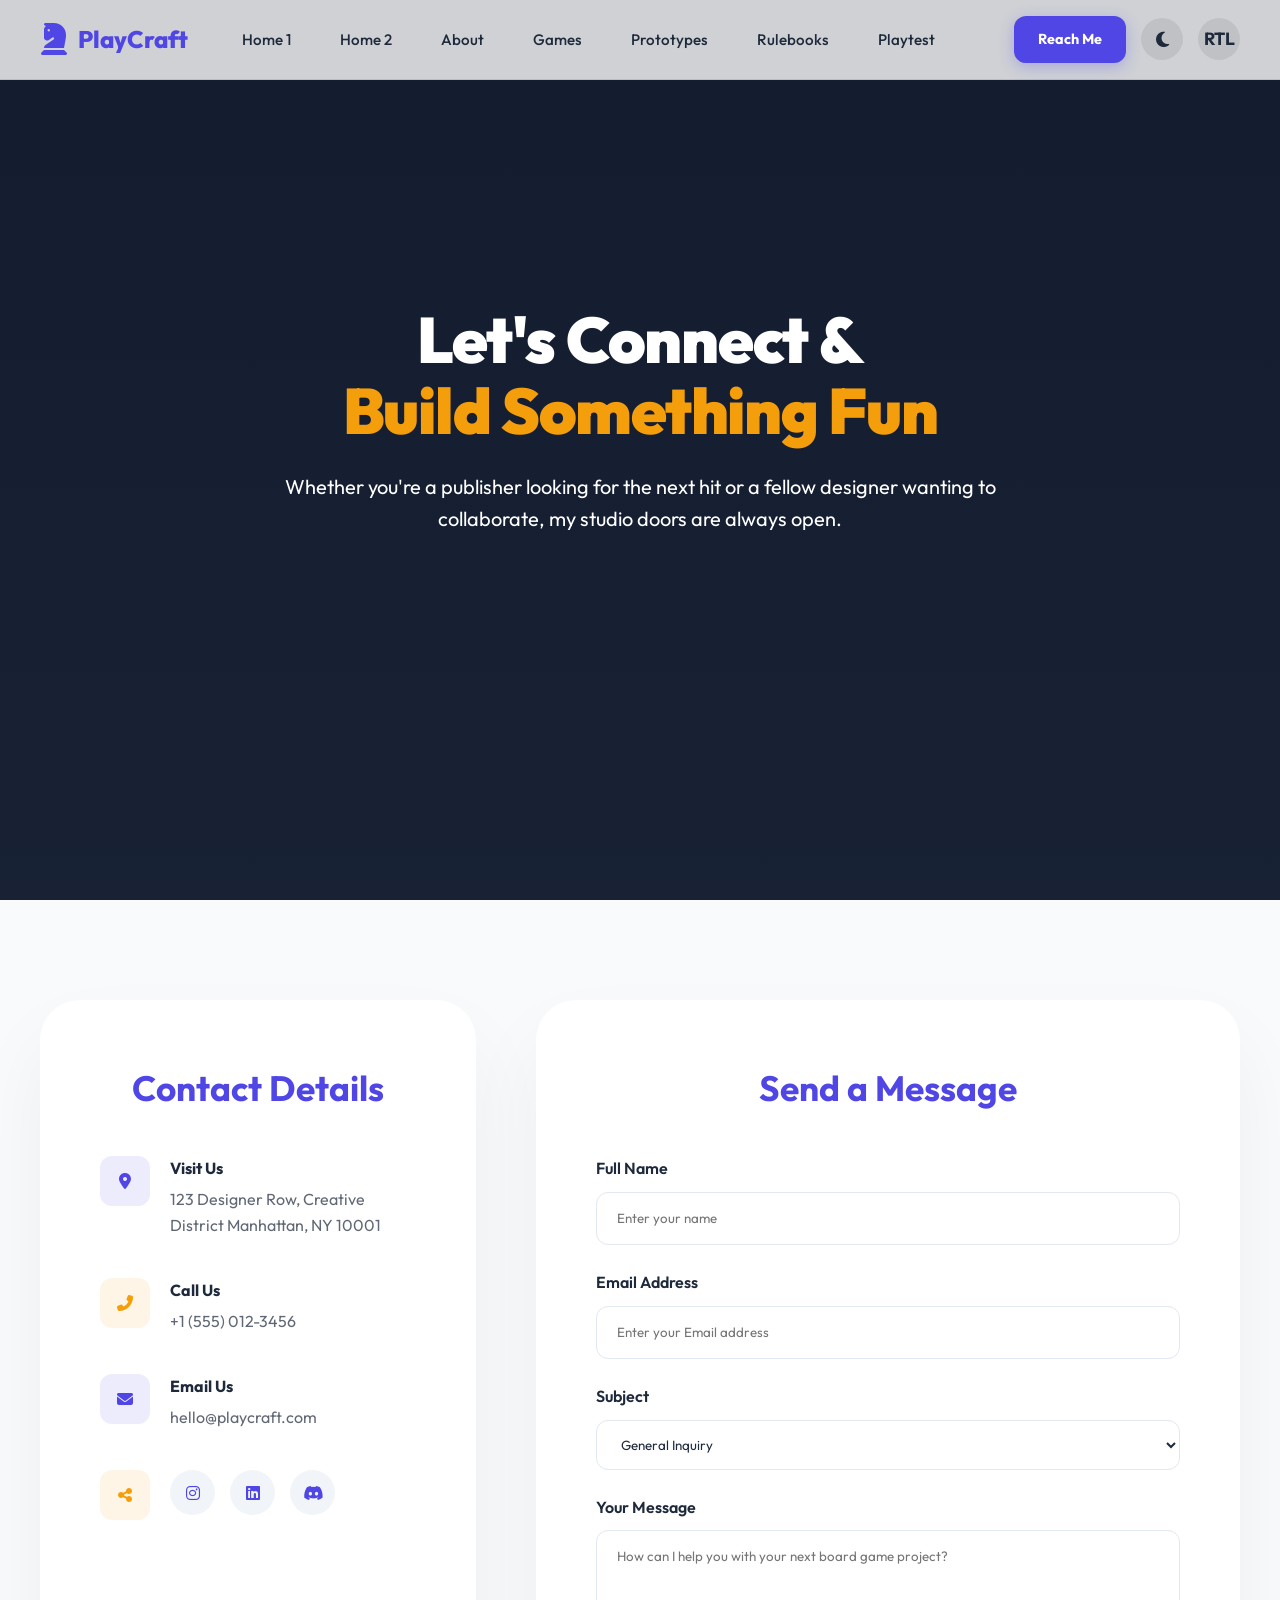
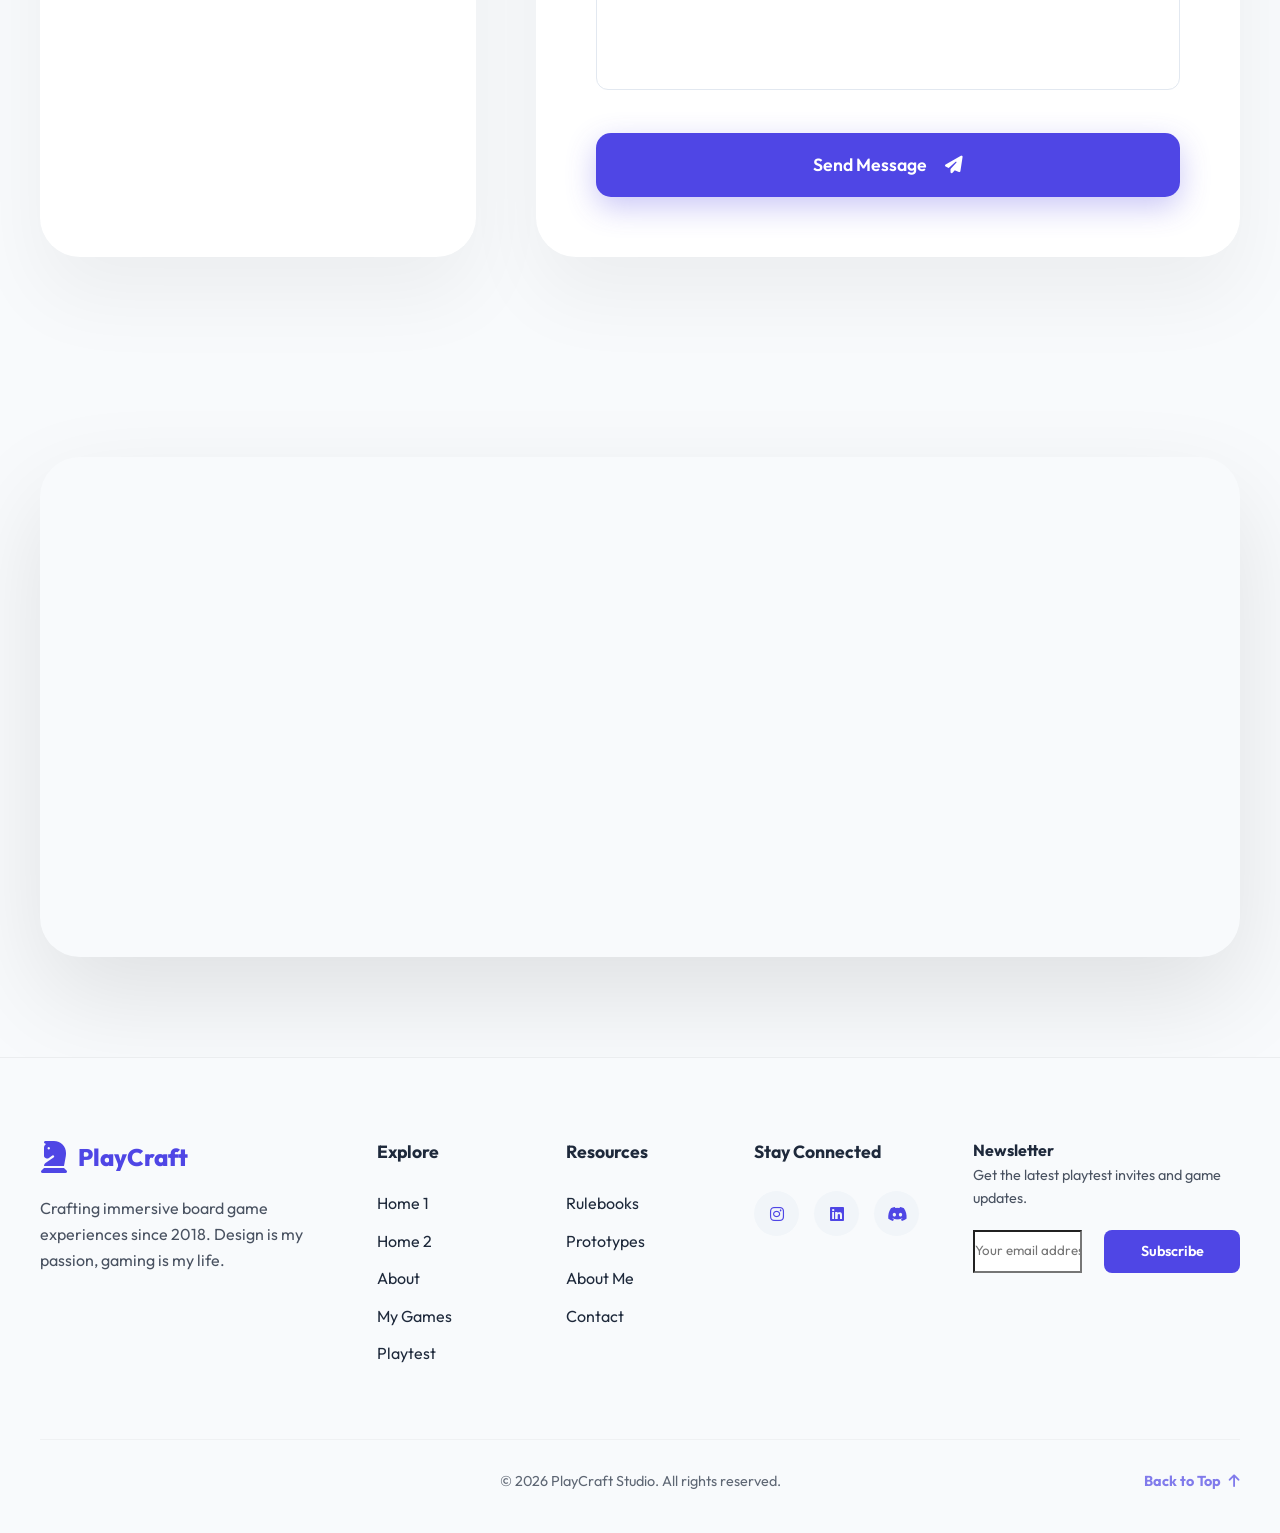
<file: contact.html>
<!DOCTYPE html>
<html lang="en">

<head>
    <meta charset="UTF-8">
    <link rel="icon" type="image/png" href="favicon.png">
    <meta name="viewport" content="width=device-width, initial-scale=1.0">
    <title>Contact | PlayCraft - Let's Design the Future</title>
    <link rel="stylesheet" href="style.css">
    <link
        href="https://fonts.googleapis.com/css2?family=Outfit:wght@300;400;500;600;700;800;900&display=swap"
        rel="stylesheet">
    <link rel="stylesheet" href="https://cdnjs.cloudflare.com/ajax/libs/font-awesome/6.4.0/css/all.min.css">
</head>

<body>

    <!-- Header -->
    <header>
        <div class="header-container">
            <a href="index.html" class="logo">
                <i class="fas fa-chess-knight"></i>
                <span>PlayCraft</span>
            </a>
            <nav id="main-nav">
                <ul>
                    <li><a href="index.html">Home 1</a></li>
                    <li><a href="home2.html">Home 2</a></li>
                    <li><a href="about.html">About</a></li>
                    <li><a href="games.html">Games</a></li>
                    <li><a href="prototypes.html">Prototypes</a></li>
                    <li><a href="rulebooks.html">Rulebooks</a></li>
                    <li><a href="playtest.html">Playtest</a></li>
                    <li><a href="contact.html" class="btn btn-primary reach-me-btn active mobile-only">Reach Me</a></li>
                </ul>
            </nav>
            <div class="header-actions">
                <a href="contact.html" class="btn btn-primary reach-me-btn active desktop-only">Reach Me</a>
                <button class="toggle-btn" id="theme-toggle"><i class="fas fa-moon"></i></button>
                <button class="toggle-btn" id="rtl-toggle">RTL</button>
                <i class="fas fa-bars hamburger" id="hamburger"></i>
            </div>
        </div>
    </header>

    <main>
        <!-- 1. Hero Section -->
        <section class="hero"
            style="background-image: url('https://images.unsplash.com/photo-1523966211575-eb4a01e7dd51?auto=format&fit=crop&q=80&w=1920');">
            <div class="hero-overlay"></div>
            <div class="container hero-container">
                <div class="hero-content">
                    <h1 class="hero-title animate-up">Let's Connect & <br><span style="color: var(--secondary);">Build
                            Something Fun</span></h1>
                    <p class="hero-description animate-up" style="animation-delay: 0.2s;">Whether you're a publisher
                        looking for the next hit or a fellow designer wanting to collaborate, my studio doors are always
                        open.</p>
                </div>
            </div>
        </section>

        <!-- 2. Contact Information & Form Section -->
        <section id="contact-main" style="padding: 100px 0; background: #f8fafc;">
            <div class="container">
                <div class="contact-grid">
                    <!-- Contact Details (Left) -->
                    <div class="contact-info reveal-left">
                        <h2 style="font-size: 2.2rem; color: var(--primary); margin-bottom: 40px; text-align: center;">
                            Contact Details</h2>

                        <div style="display: flex; gap: 20px; align-items: flex-start; margin-bottom: 40px;">
                            <div
                                style="width: 50px; height: 50px; background: rgba(79, 70, 229, 0.1); border-radius: 12px; display: flex; align-items: center; justify-content: center; color: var(--primary); flex-shrink: 0;">
                                <i class="fas fa-map-marker-alt"></i>
                            </div>
                            <div>
                                <h4 style="margin-bottom: 5px;">Visit Us</h4>
                                <p style="opacity: 0.7;">123 Designer Row, Creative District Manhattan, NY 10001</p>
                            </div>
                        </div>

                        <div style="display: flex; gap: 20px; align-items: flex-start; margin-bottom: 40px;">
                            <div
                                style="width: 50px; height: 50px; background: rgba(245, 158, 11, 0.1); border-radius: 12px; display: flex; align-items: center; justify-content: center; color: var(--secondary); flex-shrink: 0;">
                                <i class="fas fa-phone-alt"></i>
                            </div>
                            <div>
                                <h4 style="margin-bottom: 5px;">Call Us</h4>
                                <p style="opacity: 0.7;">+1 (555) 012-3456</p>
                            </div>
                        </div>

                        <div style="display: flex; gap: 20px; align-items: flex-start; margin-bottom: 40px;">
                            <div
                                style="width: 50px; height: 50px; background: rgba(79, 70, 229, 0.1); border-radius: 12px; display: flex; align-items: center; justify-content: center; color: var(--primary); flex-shrink: 0;">
                                <i class="fas fa-envelope"></i>
                            </div>
                            <div>
                                <h4 style="margin-bottom: 5px;">Email Us</h4>
                                <p style="opacity: 0.7;">hello@playcraft.com</p>
                            </div>
                        </div>

                        <div style="display: flex; gap: 20px; align-items: flex-start;">
                            <div
                                style="width: 50px; height: 50px; background: rgba(245, 158, 11, 0.1); border-radius: 12px; display: flex; align-items: center; justify-content: center; color: var(--secondary); flex-shrink: 0;">
                                <i class="fas fa-share-alt"></i>
                            </div>
                            <div class="social-icons" style="display: flex; gap: 15px;">
                                <a href="#" class="social-icon"><i class="fab fa-instagram"></i></a>
                                <a href="#" class="social-icon"><i class="fab fa-linkedin"></i></a>
                                <a href="#" class="social-icon"><i class="fab fa-discord"></i></a>
                            </div>
                        </div>
                    </div>

                    <!-- Contact Form (Right) -->
                    <div class="form-card skew-in">
                        <h2 style="font-size: 2.2rem; color: var(--primary); margin-bottom: 40px; text-align: center;">
                            Send a Message</h2>
                        <form id="contact-form">
                            <div style="display: grid; grid-template-columns: 1fr; gap: 25px; margin-bottom: 25px;">
                                <div>
                                    <label style="display: block; margin-bottom: 10px; font-weight: 600;">Full
                                        Name</label>
                                    <input type="text" placeholder="Enter your name" required
                                        style="width: 100%; padding: 15px 20px; border-radius: 12px; border: 1px solid #e2e8f0; font-family: inherit;">
                                </div>
                                <div>
                                    <label style="display: block; margin-bottom: 10px; font-weight: 600;">Email
                                        Address</label>
                                    <input type="email" placeholder="Enter your Email address" required
                                        style="width: 100%; padding: 15px 20px; border-radius: 12px; border: 1px solid #e2e8f0; font-family: inherit;">
                                </div>
                            </div>

                            <div style="margin-bottom: 25px;">
                                <label style="display: block; margin-bottom: 10px; font-weight: 600;">Subject</label>
                                <select
                                    style="width: 100%; padding: 15px 20px; border-radius: 12px; border: 1px solid #e2e8f0; font-family: inherit;">
                                    <option>General Inquiry</option>
                                    <option>Game Design Project</option>
                                    <option>Rulebook Writing</option>
                                    <option>Playtesting Request</option>
                                </select>
                            </div>

                            <div style="margin-bottom: 35px;">
                                <label style="display: block; margin-bottom: 10px; font-weight: 600;">Your
                                    Message</label>
                                <textarea rows="6" placeholder="How can I help you with your next board game project?"
                                    required
                                    style="width: 100%; padding: 15px 20px; border-radius: 12px; border: 1px solid #e2e8f0; font-family: inherit; resize: none;"></textarea>
                            </div>

                            <button type="submit" class="btn btn-primary"
                                style="width: 100%; padding: 18px; border-radius: 15px; font-size: 1.1rem; font-weight: 600; box-shadow: 0 10px 30px rgba(79, 70, 229, 0.3);">Send
                                Message <i class="fas fa-paper-plane" style="margin-left: 10px;"></i></button>
                        </form>
                    </div>
                </div>
            </div>
        </section>

        <!-- 3. Map Section -->
        <section id="map" style="padding-bottom: 100px; background: #f8fafc;">
            <div class="container animate-up">
                <div style="border-radius: 40px; overflow: hidden; box-shadow: 0 40px 100px rgba(0,0,0,0.1); height: 500px; transition: transform 0.5s;"
                    onmouseover="this.style.transform='scale(1.01)'" onmouseout="this.style.transform='scale(1)'">
                    <iframe
                        src="https://www.google.com/maps/embed?pb=!1m18!1m12!1m3!1d193595.25280821873!2d-74.11976373946229!3d40.69740344223377!2m3!1f0!2f0!3f0!3m2!1i1024!2i768!4f13.1!3m3!1m2!1s0x89c24fa5d33f083b%3A0xc80b8f06e177fe62!2sNew%20York%2C%20NY%2C%20USA!5e0!3m2!1sen!2sin!4v1709400000000!5m2!1sen!2sin"
                        width="100%" height="100%" style="border:0;" allowfullscreen="" loading="lazy"
                        referrerpolicy="no-referrer-when-downgrade"></iframe>
                </div>
            </div>
        </section>
    </main>

    <!-- Footer -->
    <footer>
        <div class="container">
            <div class="footer-grid">
                <div class="footer-logo-desc">
                    <a href="index.html" class="logo">
                        <i class="fas fa-chess-knight"></i>
                        <span>PlayCraft</span>
                    </a>
                    <p>Crafting immersive board game experiences since 2018. Design is my passion, gaming is my life.
                    </p>
                </div>
                <div class="footer-links">
                    <h4>Explore</h4>
                    <ul>
                        <li><a href="index.html">Home 1</a></li>
                        <li><a href="home2.html">Home 2</a></li>
                        <li><a href="about.html">About</a></li>
                        <li><a href="games.html">My Games</a></li>
                        <li><a href="playtest.html">Playtest</a></li>
                    </ul>
                </div>
                <div class="footer-links">
                    <h4>Resources</h4>
                    <ul>
                        <li><a href="rulebooks.html">Rulebooks</a></li>
                        <li><a href="prototypes.html">Prototypes</a></li>
                        <li><a href="about.html">About Me</a></li>
                        <li><a href="contact.html">Contact</a></li>
                    </ul>
                </div>
                <div class="footer-links">
                    <h4>Stay Connected</h4>
                    <div class="social-icons">
                        <a href="#" class="social-icon"><i class="fab fa-instagram"></i></a>
                        <a href="#" class="social-icon"><i class="fab fa-linkedin"></i></a>
                        <a href="#" class="social-icon"><i class="fab fa-discord"></i></a>
                    </div>
                </div>
                <div class="footer-newsletter">
                    <h4>Newsletter</h4>
                    <p style="margin-bottom: 20px; font-size: 0.9rem; opacity: 0.8;">Get the latest playtest invites and
                        game updates.</p>
                    <form class="newsletter-form">
                        <input type="email" placeholder="Your email address">
                        <button type="submit" class="btn btn-primary" style="margin-left: 10px;">Subscribe</button>
                    </form>
                </div>
            </div>
            <div class="footer-bottom">
                <p>&copy; 2026 PlayCraft Studio. All rights reserved.</p>
                <a href="#" class="back-to-top">Back to Top <i class="fas fa-arrow-up"></i></a>
            </div>
        </div>
    </footer>

    <script src="main.js"></script>
</body>

</html>
</file>
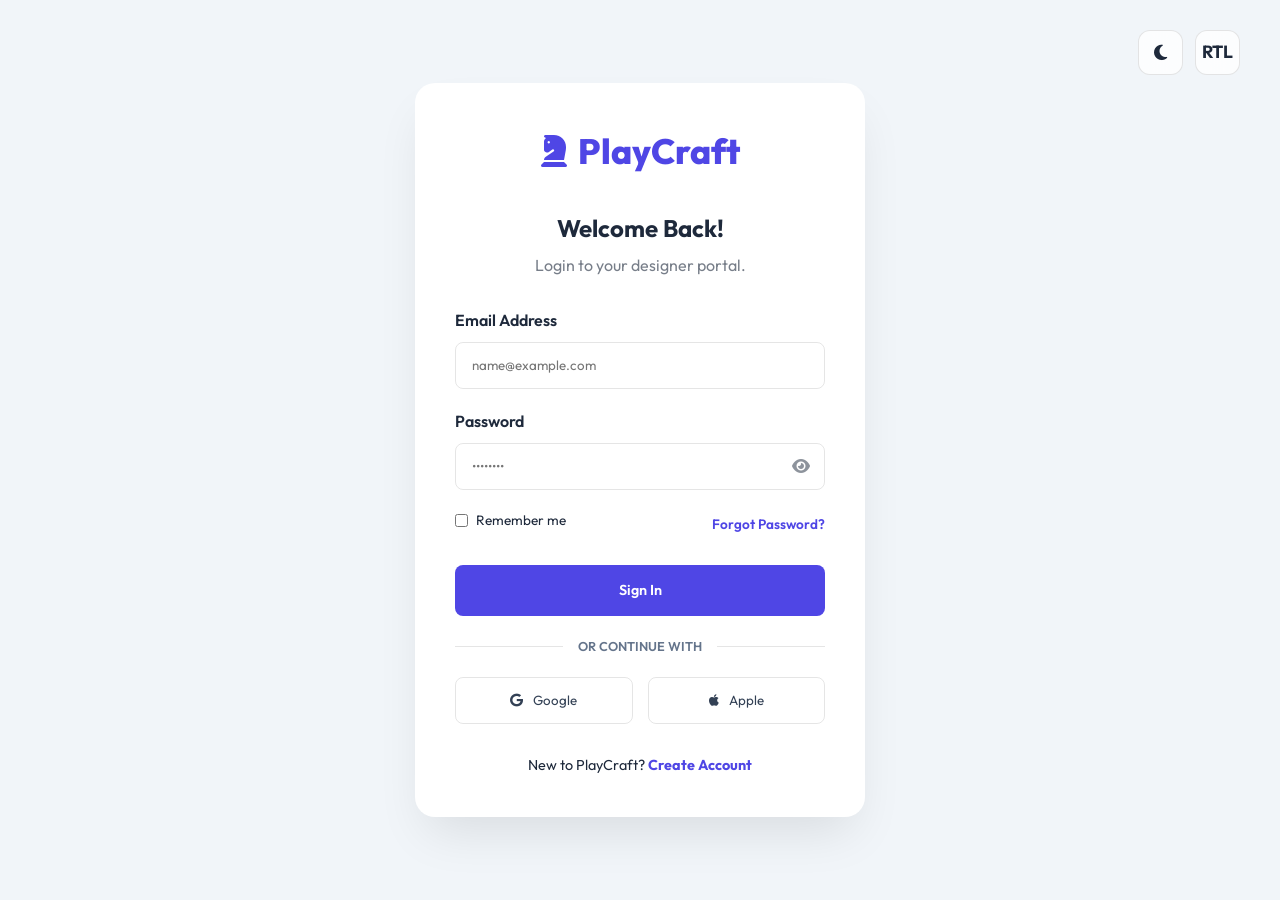
<file: login.html>
<!DOCTYPE html>
<html lang="en">
<head>
    <meta charset="UTF-8">
    <link rel="icon" type="image/png" href="favicon.png">
    <meta name="viewport" content="width=device-width, initial-scale=1.0">
    <title>PlayCraft | Welcome Back</title>
    <link rel="stylesheet" href="style.css">
    <link href="https://fonts.googleapis.com/css2?family=Outfit:wght@300;400;500;600;700;800;900&display=swap" rel="stylesheet">
    <link rel="stylesheet" href="https://cdnjs.cloudflare.com/ajax/libs/font-awesome/6.4.0/css/all.min.css">
    <style>
        .floating-controls {
            display: flex;
            gap: 12px;
            z-index: 1000;
        }
        .toggle-btn {
            width: 45px;
            height: 45px;
            border-radius: 12px;
            display: flex;
            align-items: center;
            justify-content: center;
            cursor: pointer;
            transition: all 0.3s ease;
            border: 1px solid rgba(0, 0, 0, 0.1);
            background: rgba(255, 255, 255, 0.8);
            backdrop-filter: blur(10px);
            color: #1e293b;
        }
        body.dark-mode .toggle-btn {
            background: rgba(15, 23, 42, 0.8);
            border-color: rgba(255, 255, 255, 0.1);
            color: #f1f5f9;
        }
        
        /* Mobile & Tablet View (< 1024px) */
        @media (max-width: 1023px) {
            .floating-controls {
                position: fixed;
                top: 20px;
                right: 16px;
            }
            .auth-page {
                padding-top: 100px;
                align-items: flex-start;
            }
            .auth-card {
                margin-top: 0;
            }
        }
        
        /* Desktop View (>= 1024px) */
        @media (min-width: 1024px) {
            .floating-controls {
                position: absolute;
                top: 30px;
                right: 40px;
            }
        }
    </style>
</head>
<body class="auth-page">
    <div class="floating-controls">
        <button class="toggle-btn" id="theme-toggle" title="Toggle Theme"><i class="fas fa-moon"></i></button>
        <button class="toggle-btn" id="rtl-toggle">RTL</button>
    </div>

    <div class="auth-card animate-up">
        <div class="auth-header">
            <a href="index.html" class="logo" style="font-size: 2.2rem;">
                <i class="fas fa-chess-knight"></i>
                <span>PlayCraft</span>
            </a>
        </div>
        
        <h2 style="text-align: center; margin-bottom: 5px;">Welcome Back!</h2>
        <p style="text-align: center; opacity: 0.6; margin-bottom: 30px;">Login to your designer portal.</p>

        <form class="auth-form">
            <div class="form-group">
                <label>Email Address</label>
                <input type="email" placeholder="name@example.com" required>
            </div>
            <div class="form-group">
                <label>Password</label>
                <div class="password-input-wrapper">
                    <input type="password" id="password" placeholder="••••••••" required>
                    <i class="fas fa-eye password-toggle" onclick="togglePassword()"></i>
                </div>
            </div>
            <div class="auth-options">
                <label style="display: flex; align-items: center; gap: 8px; font-weight: normal; cursor: pointer; white-space: nowrap;">
                    <input type="checkbox"> Remember me
                </label>
                <a href="#" class="auth-link" style="font-weight: 600; white-space: nowrap;">Forgot Password?</a>
            </div>
            <button type="submit" class="btn btn-primary" style="width: 100%; padding: 14px;">Sign In</button>
        </form>

        <div class="auth-divider">
            <hr>
            <span>OR CONTINUE WITH</span>
        </div>

        <div class="social-login">
            <button class="social-btn"><i class="fab fa-google"></i> Google</button>
            <button class="social-btn"><i class="fab fa-apple"></i> Apple</button>
        </div>

        <p style="text-align: center; margin-top: 30px; font-size: 0.9rem;">
            New to PlayCraft? <a href="signup.html" class="auth-link" style="font-weight: 700;">Create Account</a>
        </p>
    </div>

    <script src="main.js"></script>
    <script>
        function togglePassword() {
            const passwordInput = document.getElementById('password');
            const icon = document.querySelector('.password-toggle');
            if (passwordInput.type === 'password') {
                passwordInput.type = 'text';
                icon.classList.replace('fa-eye', 'fa-eye-slash');
            } else {
                passwordInput.type = 'password';
                icon.classList.replace('fa-eye-slash', 'fa-eye');
            }
        }
    </script>
</body>
</html>
</file>
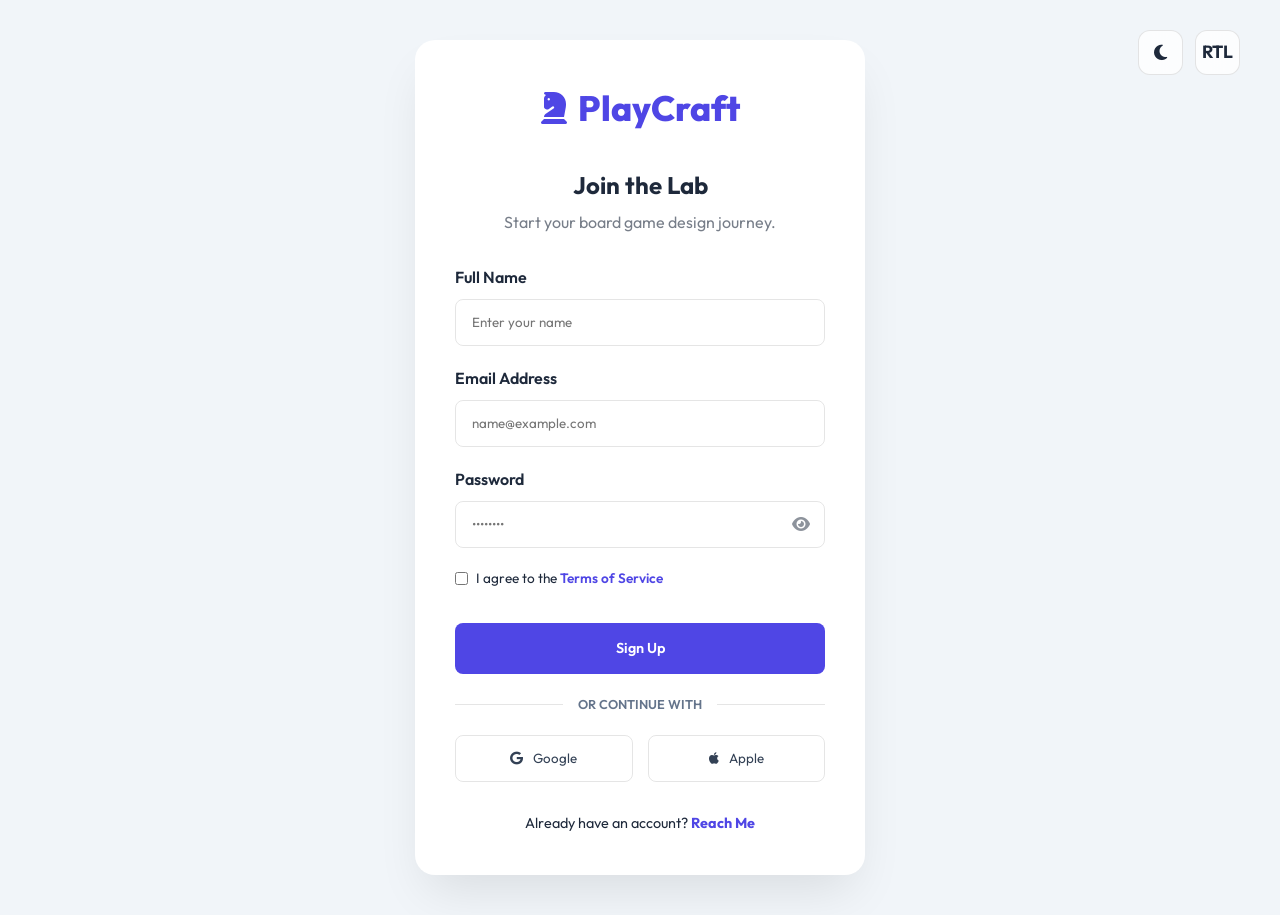
<file: signup.html>
<!DOCTYPE html>
<html lang="en">
<head>
    <meta charset="UTF-8">
    <link rel="icon" type="image/png" href="favicon.png">
    <meta name="viewport" content="width=device-width, initial-scale=1.0">
    <title>PlayCraft | Join the Community</title>
    <link rel="stylesheet" href="style.css">
    <link href="https://fonts.googleapis.com/css2?family=Outfit:wght@300;400;500;600;700;800;900&display=swap" rel="stylesheet">
    <link rel="stylesheet" href="https://cdnjs.cloudflare.com/ajax/libs/font-awesome/6.4.0/css/all.min.css">
    <style>
        .floating-controls {
            display: flex;
            gap: 12px;
            z-index: 1000;
        }
        .toggle-btn {
            width: 45px;
            height: 45px;
            border-radius: 12px;
            display: flex;
            align-items: center;
            justify-content: center;
            cursor: pointer;
            transition: all 0.3s ease;
            border: 1px solid rgba(0, 0, 0, 0.1);
            background: rgba(255, 255, 255, 0.8);
            backdrop-filter: blur(10px);
            color: #1e293b;
        }
        body.dark-mode .toggle-btn {
            background: rgba(15, 23, 42, 0.8);
            border-color: rgba(255, 255, 255, 0.1);
            color: #f1f5f9;
        }
        
        /* Mobile & Tablet View (< 1024px) */
        @media (max-width: 1023px) {
            .floating-controls {
                position: fixed;
                top: 20px;
                right: 16px;
            }
            .auth-page {
                padding-top: 100px;
                align-items: flex-start;
            }
            .auth-card {
                margin-top: 0;
            }
        }
        
        /* Desktop View (>= 1024px) */
        @media (min-width: 1024px) {
            .floating-controls {
                position: absolute;
                top: 30px;
                right: 40px;
            }
        }
    </style>
</head>
<body class="auth-page">
    <div class="floating-controls">
        <button class="toggle-btn" id="theme-toggle" title="Toggle Theme"><i class="fas fa-moon"></i></button>
        <button class="toggle-btn" id="rtl-toggle">RTL</button>
    </div>

    <div class="auth-card animate-up">
        <div class="auth-header">
            <a href="index.html" class="logo" style="font-size: 2.2rem;">
                <i class="fas fa-chess-knight"></i>
                <span>PlayCraft</span>
            </a>
        </div>
        
        <h2 style="text-align: center; margin-bottom: 5px;">Join the Lab</h2>
        <p style="text-align: center; opacity: 0.6; margin-bottom: 30px;">Start your board game design journey.</p>

        <form class="auth-form">
             <div class="form-group">
                <label>Full Name</label>
                <input type="text" placeholder="Enter your name" required>
            </div>
            <div class="form-group">
                <label>Email Address</label>
                <input type="email" placeholder="name@example.com" required>
            </div>
            <div class="form-group">
                <label>Password</label>
                <div class="password-input-wrapper">
                    <input type="password" id="password" placeholder="••••••••" required>
                    <i class="fas fa-eye password-toggle" onclick="togglePassword()"></i>
                </div>
            </div>
            <div class="auth-options">
                <label style="display: flex; align-items: center; gap: 8px; font-weight: normal; cursor: pointer; white-space: nowrap;">
                    <input type="checkbox" required> 
                    <span style="white-space: nowrap;">I agree to the <a href="#" class="auth-link" style="font-weight: 600;">Terms of Service</a></span>
                </label>
            </div>
            <button type="submit" class="btn btn-primary" style="width: 100%; padding: 14px;">Sign Up</button>
        </form>

        <div class="auth-divider">
            <hr>
            <span>OR CONTINUE WITH</span>
        </div>

        <div class="social-login">
            <button class="social-btn"><i class="fab fa-google"></i> Google</button>
            <button class="social-btn"><i class="fab fa-apple"></i> Apple</button>
        </div>

        <p style="text-align: center; margin-top: 30px; font-size: 0.9rem;">
            Already have an account? <a href="login.html" class="auth-link" style="font-weight: 700;">Reach Me</a>
        </p>
    </div>

    <script src="main.js"></script>
    <script>
        function togglePassword() {
            const passwordInput = document.getElementById('password');
            const icon = document.querySelector('.password-toggle');
            if (passwordInput.type === 'password') {
                passwordInput.type = 'text';
                icon.classList.replace('fa-eye', 'fa-eye-slash');
            } else {
                passwordInput.type = 'password';
                icon.classList.replace('fa-eye-slash', 'fa-eye');
            }
        }
    </script>
</body>
</html>
</file>
<file: style.css>
:root {
    --primary: #4f46e5;
    --primary-dark: #4338ca;
    --secondary: #f59e0b;
    --secondary-dark: #d97706;
    --bg-light: #ffffff;
    --bg-dark: #0f172a;
    --text-light: #1e293b;
    --text-dark: #f8fafc;
    --card-bg-light: #ffffff;
    --card-bg-dark: #1e293b;
    --header-height: 80px;
    --transition: all 0.3s cubic-bezier(0.4, 0, 0.2, 1);
    --container-padding: 40px;
}

@media (max-width: 1024px) {
    :root {
        --container-padding: 25px;
    }
}

@media (max-width: 768px) {
    :root {
        --container-padding: 20px;
    }
}

@media (max-width: 480px) {
    :root {
        --container-padding: 15px;
    }
}

* {
    margin: 0;
    padding: 0;
    box-sizing: border-box;
}

html {
    overflow-x: hidden !important;
    width: 100%;
    max-width: 100%;
    scroll-behavior: smooth;
}

body, button, input, select, textarea {
    font-family: 'Outfit', sans-serif;
    color: var(--text-light);
    line-height: 1.6;
    overflow-x: hidden !important;
    width: 100%;
    max-width: 100%;
    position: relative;
    background-color: var(--bg-light);
}

body {
    background-color: var(--bg-light);
    color: var(--text-light);
    transition: var(--transition);
    overflow-x: hidden;
}

body.dark-mode {
    background-color: var(--bg-dark);
    color: var(--text-dark);
}

[dir="rtl"] {
    direction: rtl;
    font-family: 'Outfit', sans-serif;
}

a {
    text-decoration: none;
    color: inherit;
    transition: var(--transition);
}

button {
    cursor: pointer;
    border: none;
    outline: none;
    font-family: inherit;
    transition: var(--transition);
}

.container {
    max-width: 1400px;
    margin: 0 auto;
    padding: 0 var(--container-padding);
}

/* Header Styling */
header {
    position: fixed;
    top: 0;
    left: 0;
    width: 100%;
    height: var(--header-height);
    background: rgba(255, 255, 255, 0.8);
    backdrop-filter: blur(10px);
    z-index: 1000;
    display: flex;
    align-items: center;
    border-bottom: 1px solid rgba(0, 0, 0, 0.1);
    transition: var(--transition);
}

body.dark-mode header {
    background: rgba(15, 23, 42, 0.8);
    border-bottom: 1px solid rgba(255, 255, 255, 0.1);
}

.header-container {
    display: flex;
    justify-content: space-between;
    align-items: center;
    width: 100%;
    padding: 0 var(--container-padding);
    max-width: 100%; /* Ensure it doesn't exceed viewport */
}

.logo {
    display: flex;
    align-items: center;
    gap: 10px;
    font-size: 1.5rem;
    font-weight: 800;
    color: var(--primary);
}

.logo i {
    font-size: 2rem;
}

nav ul {
    display: flex;
    list-style: none;
    gap: 25px;
    align-items: center;
}

nav ul li a {
    font-weight: 500;
    font-size: 0.95rem;
    position: relative;
    padding: 8px 12px;
    border-radius: 8px;
}

nav ul li a::after {
    content: '';
    position: absolute;
    bottom: 2px;
    left: 12px;
    width: 0;
    height: 2px;
    background: var(--primary);
    transition: var(--transition);
}

nav ul li a:hover {
    color: var(--primary);
}

nav ul li a:hover::after {
    width: calc(100% - 24px);
}

/* Active Navigation State */
nav ul li a.active:not(.btn) {
    color: var(--primary);
    font-weight: 700;
    background: rgba(79, 70, 229, 0.1);
}

body.dark-mode nav ul li a.active:not(.btn) {
    background: rgba(255, 255, 255, 0.05);
    color: var(--secondary);
}

nav ul li a.active:not(.btn)::after {
    width: calc(100% - 24px);
    background: var(--primary);
}

body.dark-mode nav ul li a.active:not(.btn)::after {
    background: var(--secondary);
}

.header-actions {
    display: flex;
    align-items: center;
    gap: 15px;
}
.hamburger {
    display: none !important;
    font-size: 1.5rem;
    cursor: pointer;
    transition: var(--transition);
    color: var(--text-main);
}

body.dark-mode .hamburger {
    color: #f1f5f9;
}

/* Common Hero Heading Standard */
.hero-title {
    font-size: 4rem;
    font-weight: 900;
    line-height: 1.1;
    letter-spacing: -0.02em;
    margin-bottom: 25px;
    text-transform: none;
}

.hero-description {
    font-size: 1.25rem;
    line-height: 1.6;
    margin-bottom: 40px;
    opacity: 0.9;
    max-width: 800px;
    margin-left: auto;
    margin-right: auto;
}

.hero-container {
    width: 100%;
    display: flex !important;
    align-items: center;
    justify-content: center;
    text-align: center;
}

.hero-content {
    max-width: 850px;
    width: 100%;
    z-index: 2;
    margin: 0 auto;
}

.hero-btns {
    display: flex;
    justify-content: center;
    gap: 20px;
}

@media (max-width: 1200px) {
    .hero-title {
        font-size: 3.5rem;
    }
}

@media (max-width: 1024px) {
    .hero-title {
        font-size: 3.2rem;
    }
}

@media (max-width: 768px) {
    .hero {
        height: auto;
        min-height: 100vh;
        padding: 120px 0 80px;
    }

    .hero-title {
        font-size: 2.5rem;
        line-height: 1.2;
        margin-bottom: 20px;
    }

    .hero-title br {
        display: none;
    }

    .hero-description {
        font-size: 1.1rem;
        margin-bottom: 30px;
        padding: 0 var(--container-padding);
    }

    .hero-btns {
        flex-direction: column;
        gap: 15px !important;
        width: 100%;
        align-items: center;
    }

    .hero-btns .btn {
        width: 100%;
        max-width: 280px;
    }
}

@media (max-width: 480px) {
    .hero-title {
        font-size: 2rem;
    }

    .hero-description {
        font-size: 1rem;
    }
}

.hamburger:hover {
    color: var(--primary);
}

.btn {
    padding: 10px 24px;
    border-radius: 8px;
    font-weight: 600;
    font-size: 0.9rem;
    display: inline-flex;
    align-items: center;
    justify-content: center;
    gap: 8px;
}

.btn-primary {
    background-color: var(--primary);
    color: white !important;
}

.btn-primary:hover {
    background-color: var(--primary-dark);
    color: white !important;
    transform: translateY(-3px) scale(1.02);
    box-shadow: 0 15px 30px rgba(79, 70, 229, 0.4);
    filter: brightness(1.1);
}

/* Header Reach Me Button Specifics */
.reach-me-btn {
    padding: 12px 24px !important;
    border-radius: 12px !important;
    font-weight: 700 !important;
    background-color: var(--primary) !important;
    color: white !important;
    box-shadow: 0 4px 15px rgba(79, 70, 229, 0.3) !important;
    transition: var(--transition);
    border: none !important;
}

.reach-me-btn:hover {
    background-color: var(--primary-dark) !important;
    color: white !important;
    transform: translateY(-3px) scale(1.05);
    box-shadow: 0 8px 25px rgba(79, 70, 229, 0.5) !important;
    filter: brightness(1.1);
}

.reach-me-btn:active {
    transform: translateY(-1px) scale(1.01);
    box-shadow: 0 4px 10px rgba(79, 70, 229, 0.4) !important;
}

body.dark-mode .reach-me-btn {
    background-color: var(--primary) !important;
    color: white !important;
    box-shadow: 0 4px 15px rgba(0, 0, 0, 0.3) !important;
}

body.dark-mode .reach-me-btn:hover {
    background-color: var(--primary-dark) !important;
    box-shadow: 0 8px 25px rgba(79, 70, 229, 0.4) !important;
}

.desktop-only {
    display: inline-flex !important;
}

.mobile-only {
    display: none !important;
}

.btn-secondary {
    background-color: var(--secondary);
    color: white !important;
}

.btn-secondary:hover {
    background-color: var(--secondary-dark);
    color: white !important;
    transform: translateY(-3px) scale(1.02);
    box-shadow: 0 15px 30px rgba(245, 158, 11, 0.4);
    filter: brightness(1.1);
}

.toggle-btn {
    width: 42px;
    height: 42px;
    border-radius: 50%;
    background: rgba(0, 0, 0, 0.08);
    color: var(--text-main);
    display: flex;
    align-items: center;
    justify-content: center;
    font-size: 1.1rem;
    font-weight: 700;
    cursor: pointer;
    transition: var(--transition);
}

.toggle-btn:hover {
    background: var(--primary);
    color: white;
    transform: translateY(-2px);
}

body.dark-mode .toggle-btn {
    background: rgba(255, 255, 255, 0.15);
    color: #f1f5f9;
}

body.dark-mode .toggle-btn:hover {
    background: rgba(255, 255, 255, 0.25);
    color: var(--secondary);
    transform: translateY(-2px);
}

#theme-toggle i {
    transition: var(--transition);
}

body.dark-mode #theme-toggle i {
    color: var(--secondary);
}

/* Footer Styling */
footer {
    padding: 80px 0 40px;
    background: #f8fafc;
    border-top: 1px solid rgba(0, 0, 0, 0.05);
}

body.dark-mode footer {
    background: #0b1120;
    border-top: 1px solid rgba(255, 255, 255, 0.05);
}

.footer-grid, .session-grid {
    display: grid;
    grid-template-columns: repeat(auto-fit, minmax(180px, 1fr));
    gap: 40px;
    margin-bottom: 60px;
    justify-items: start;
}

@media (min-width: 1024px) {
    .footer-grid {
        grid-template-columns: 2fr 1fr 1fr 1.2fr 1.8fr;
    }
}

.footer-logo-desc p {
    margin-top: 20px;
    opacity: 0.8;
    max-width: 300px;
}

.footer-links h4 {
    margin-bottom: 25px;
    font-size: 1.1rem;
}

.footer-links ul {
    list-style: none;
}

.footer-links ul li {
    margin-bottom: 12px;
}

.footer-links ul li a:hover {
    color: var(--primary);
    padding-left: 5px;
}

.social-icons {
    display: flex;
    gap: 15px;
}

.social-icon {
    width: 40px;
    height: 40px;
    border-radius: 50%;
    background: rgba(0, 0, 0, 0.05);
    display: flex;
    align-items: center;
    justify-content: center;
    transition: var(--transition);
}

body.dark-mode .social-icon {
    background: rgba(255, 255, 255, 0.05);
}

.social-icon:hover {
    background: var(--primary);
    color: white;
    transform: translateY(-3px);
}

.footer-bottom {
    padding-top: 30px;
    border-top: 1px solid rgba(0, 0, 0, 0.05);
    display: flex;
    justify-content: center;
    align-items: center;
    position: relative;
    font-size: 0.9rem;
    opacity: 0.7;
}

.back-to-top {
    position: absolute;
    right: 0;
    color: var(--primary);
    text-decoration: none;
    font-weight: 700;
    transition: 0.3s;
    display: flex;
    align-items: center;
    gap: 8px;
}

.back-to-top:hover {
    transform: translateY(-3px);
    color: var(--secondary);
}

@media (max-width: 768px) {
    .footer-bottom {
        flex-direction: column;
        gap: 15px;
    }
    .back-to-top {
        position: static;
    }
}

body.dark-mode .footer-bottom {
    border-top: 1px solid rgba(255, 255, 255, 0.05);
}

/* Sections Common */
section {
    padding: 100px 0;
}

.section-header {
    text-align: center;
    margin-bottom: 60px;
}

.section-header h2 {
    font-size: 2.5rem;
    margin-bottom: 15px;
}

@media (max-width: 768px) {
    .section-header h2 {
        font-size: 2rem;
    }
}

.section-header p {
    font-size: 1.1rem;
    max-width: 600px;
    margin: 0 auto;
    opacity: 0.7;
}

/* Hero Base Styling */
.hero {
    height: 100vh;
    display: flex;
    align-items: center;
    position: relative;
    overflow: hidden;
    padding-top: var(--header-height);
    background-size: cover;
    background-position: center;
    background-repeat: no-repeat;
    background-color: #1e293b; /* Fallback */
}

.hero-overlay {
    position: absolute;
    top: 0;
    left: 0;
    width: 100%;
    height: 100%;
    background: linear-gradient(rgba(15, 23, 42, 0.7), rgba(15, 23, 42, 0.4));
    z-index: 1;
}

body.dark-mode .hero-overlay {
    background: linear-gradient(rgba(2, 6, 23, 0.8), rgba(2, 6, 23, 0.6));
}

.hero .container {
    position: relative;
    z-index: 2;
    color: white;
}

/* Image Utilities */
img {
    max-width: 100%;
    height: auto;
    object-fit: cover;
}

.img-responsive {
    width: 100%;
    height: 100%;
    object-fit: cover;
}

.card img {
    width: 100%;
    height: 400px;
    object-fit: cover;
    background-color: #f1f5f9; /* Fallback */
}

body.dark-mode .card img {
    background-color: #334155;
}

.section-bg-img {
    position: absolute;
    top: 0;
    left: 0;
    width: 100%;
    height: 100%;
    object-fit: cover;
    opacity: 0.1;
    z-index: -1;
}

/* Global Dark Mode Fixes */
body.dark-mode {
    background-color: #020617 !important;
    color: #f1f5f9 !important;
}

body.dark-mode section:not(.hero) {
    background-color: #020617 !important;
    color: #f1f5f9 !important;
}

body.dark-mode .container {
    color: #f1f5f9;
}

body.dark-mode h1, 
body.dark-mode h2, 
body.dark-mode h3, 
body.dark-mode h4, 
body.dark-mode p, 
body.dark-mode span,
body.dark-mode label {
    color: #f1f5f9 !important;
}

body.dark-mode .card,
body.dark-mode .testimonial-card,
body.dark-mode .process-step,
body.dark-mode .philosophy-item,
body.dark-mode .session-card,
body.dark-mode .contact-info,
body.dark-mode .form-card {
    background-color: #1e293b !important;
    color: #f1f5f9 !important;
    box-shadow: 0 10px 30px rgba(0,0,0,0.3) !important;
    border: 1px solid rgba(255,255,255,0.05);
}

body.dark-mode form input,
body.dark-mode form select,
body.dark-mode form textarea {
    background-color: #0f172a !important;
    border-color: rgba(255,255,255,0.1) !important;
    color: white !important;
}

body.dark-mode .section-header p {
    color: #94a3b8 !important;
}

body.dark-mode .footer-bottom {
    border-top: 1px solid rgba(255,255,255,0.1);
}

body.dark-mode .header-container {
    background: rgba(15, 23, 42, 0.95);
}

.games-grid {
    display: flex;
    flex-wrap: wrap;
    justify-content: center;
    gap: 30px;
    width: 100%;
}

.games-grid .card {
    flex: 1 1 calc(50% - 20px);
    max-width: 650px;
    display: flex;
    flex-direction: column;
    background: var(--card-bg-light);
    border-radius: 20px;
    overflow: hidden;
    box-shadow: 0 10px 30px rgba(0,0,0,0.05);
    transition: var(--transition);
}

body.dark-mode .games-grid .card {
    background: var(--card-bg-dark);
}

.games-grid .card:hover {
    transform: translateY(-10px);
    box-shadow: 0 20px 40px rgba(0,0,0,0.1);
}

.card-content {
    padding: 30px;
    flex: 1;
    display: flex;
    flex-direction: column;
    gap: 15px;
}

.card-content .btn {
    margin-top: auto;
    width: fit-content;
    align-self: center;
}

.category-tag {
    color: white;
    padding: 5px 12px;
    border-radius: 20px;
    font-size: 0.75rem;
    font-weight: 700;
    width: fit-content;
}

.story-flex {
    display: flex;
    align-items: center;
    gap: 80px;
}

.story-badge {
    position: absolute;
    bottom: -20px;
    right: 0px;
    background: var(--primary);
    color: white;
    padding: 25px;
    border-radius: 20px;
    box-shadow: 0 10px 30px rgba(0,0,0,0.2);
    z-index: 5;
}

@media (max-width: 768px) {
    .story-flex {
        flex-direction: column !important;
        gap: 60px;
        text-align: center;
    }
    .story-badge {
        position: relative !important;
        bottom: 0 !important;
        right: 0 !important;
        margin-top: -30px;
        margin-inline: auto;
        width: fit-content;
    }
}

.skills-flex {
    display: flex;
    align-items: center;
    gap: 60px;
}

@media (max-width: 768px) {
    .skills-flex {
        flex-direction: column !important;
        gap: 40px;
        text-align: center;
    }
}

.philosophy-cards-flex {
    display: flex;
    flex-wrap: wrap;
    justify-content: center;
    gap: 30px;
}

.philosophy-card {
    flex: 1;
    min-width: 250px;
    max-width: 100%;
    padding: 40px;
    background: white;
    border-radius: 20px;
    box-shadow: 0 10px 40px rgba(0,0,0,0.05);
    text-align: center;
    border-bottom: 4px solid var(--primary);
    display: flex;
    flex-direction: column;
    align-items: center;
}

.philosophy-card i {
    font-size: 2.5rem;
    color: var(--primary);
    margin-bottom: 25px;
}

.contact-grid {
    display: grid;
    grid-template-columns: 1.3fr 2.1fr;
    gap: 60px;
    align-items: stretch;
}

@media (max-width: 1024px) {
    .contact-grid {
        grid-template-columns: 1fr !important;
        gap: 40px;
    }
}

.contact-info, .form-card {
    background: white;
    padding: 60px;
    border-radius: 40px;
    box-shadow: 0 40px 80px rgba(0,0,0,0.05);
}

@media (max-width: 768px) {
    .contact-info {
        padding: 40px 25px !important;
    }
}

.social-icon {
    width: 45px;
    height: 45px;
    background: #f1f5f9;
    color: var(--primary);
    border-radius: 50%;
    display: flex;
    align-items: center;
    justify-content: center;
    transition: var(--transition);
}

.social-icon:hover {
    background: var(--secondary);
    color: white;
    transform: translateY(-5px);
    box-shadow: 0 10px 20px rgba(245, 158, 11, 0.3);
}

.playtest-cards-flex {
    display: flex;
    flex-wrap: wrap;
    justify-content: center;
    gap: 30px;
}

.playtest-cards-flex > div {
    flex: 1 1 calc(33.333% - 20px);
    max-width: 400px;
}

@media (max-width: 1024px) {
    .playtest-cards-flex > div {
        flex: 0 1 calc(50% - 20px) !important;
        max-width: 400px;
    }
}

@media (max-width: 768px) {
    .playtest-cards-flex > div {
        flex: 1 1 100% !important;
        max-width: 100% !important;
    }
}

.rule-steps-flex {
    display: flex;
    flex-wrap: wrap;
    justify-content: center;
    gap: 40px;
}

@media (max-width: 1024px) {
    .rule-steps-flex > div {
        flex: 0 1 calc(50% - 30px) !important;
        max-width: 400px;
    }
}

@media (max-width: 768px) {
    .rule-steps-flex > div {
        flex: 1 1 100% !important;
        max-width: 100% !important;
    }
}

.lifecycle-timeline {
    max-width: 900px;
    margin: 0 auto;
    position: relative;
}

.lifecycle-line {
    position: absolute;
    left: 50%;
    width: 4px;
    height: 100%;
    background: var(--primary);
    transform: translateX(-50%);
    opacity: 0.2;
}

.lifecycle-item {
    display: flex;
    margin-bottom: 60px;
    width: 100%;
}

.lifecycle-item.left { justify-content: flex-start; }
.lifecycle-item.right { justify-content: flex-end; }

.lifecycle-item > .theme-card {
    width: 45%;
}

@media (max-width: 768px) {
    .lifecycle-line { display: none; }
    .lifecycle-item, .lifecycle-item.left, .lifecycle-item.right {
        justify-content: center !important;
        margin-bottom: 40px;
    }
    .lifecycle-item > .theme-card {
        width: 100% !important;
        max-width: 400px;
    }
}

.timeline {
    position: relative;
    padding: 40px 0;
}

.timeline::before {
    content: '';
    position: absolute;
    left: 50%;
    top: 0;
    bottom: 0;
    width: 2px;
    background: rgba(255,255,255,0.1);
    transform: translateX(-50%);
}

.timeline-step {
    display: flex;
    gap: 60px;
    margin-bottom: 100px;
    align-items: center;
}

.timeline-step.reverse {
    flex-direction: row-reverse;
}

.timeline-step > div:not(.step-number) {
    flex: 1;
}

.step-number {
    width: 60px;
    height: 60px;
    background: var(--secondary);
    border-radius: 50%;
    z-index: 2;
    border: 4px solid #1e293b;
    display: flex;
    align-items: center;
    justify-content: center;
    font-weight: 900;
    font-size: 1.5rem;
    flex-shrink: 0;
}

.timeline-content-left { text-align: right; }
.timeline-content-right { text-align: left; }

@media (max-width: 768px) {
    .timeline::before { display: none; }
    .timeline-step, .timeline-step.reverse {
        flex-direction: column !important;
        gap: 30px;
        text-align: center !important;
        margin-bottom: 80px;
    }
    .timeline-content-left, .timeline-content-right {
        text-align: center !important;
    }
    .timeline-step img {
        width: 100% !important;
        max-width: 250px !important;
    }
}

.process-grid, .philosophy-grid, .philosophy-grid-center {
    display: grid;
    grid-template-columns: repeat(3, 1fr);
    gap: 40px;
    padding: 20px 0;
}

.process-step {
    text-align: center;
    padding: 30px;
    border-radius: 20px;
    background: white;
    box-shadow: 0 10px 30px rgba(0,0,0,0.05);
    transition: transform 0.3s ease;
}

.process-step:hover {
    transform: translateY(-10px);
}

.testimonials-grid {
    display: grid;
    grid-template-columns: repeat(2, 1fr);
    gap: 30px;
}

.testimonial-card {
    padding: 40px;
    background: var(--bg-light);
    border-radius: 20px;
    box-shadow: 0 10px 40px rgba(0,0,0,0.05);
    display: flex;
    flex-direction: column;
    gap: 20px;
    align-items: center;
    text-align: center;
}

@media (max-width: 1024px) {
    .games-grid .card {
        flex: 0 1 calc(50% - 15px);
    }
    .process-grid {
        grid-template-columns: repeat(2, 1fr);
    }
}

@media (max-width: 768px) {
    .games-grid .card {
        flex: 0 1 100%;
    }
    .process-grid {
        grid-template-columns: 1fr;
    }
    .testimonials-grid {
        grid-template-columns: 1fr;
    }
    .testimonial-card {
        padding: 30px 20px;
    }
}

.upcoming-grid {
    display: grid;
    grid-template-columns: 1fr 1fr;
    gap: 40px;
}

.prototype-card {
    position: relative;
    border-radius: 20px;
    overflow: hidden;
    height: 400px;
}

.prototype-card img {
    width: 100%;
    height: 100%;
    object-fit: cover;
    filter: brightness(0.7);
    transition: var(--transition);
}

.prototype-card:hover img {
    transform: scale(1.05);
    filter: brightness(0.5);
}

.prototype-card-info {
    position: absolute;
    bottom: 40px;
    left: 40px;
    z-index: 2;
    right: 40px;
}

.prototype-card-info h3 {
    font-size: 1.8rem;
    margin: 15px 0;
    color: white !important;
}

.prototype-card-info p {
    opacity: 0.8;
    color: white !important;
}

/* Fix specific colors that might be too dark */
body.dark-mode a {
    color: #f1f5f9;
}

body.dark-mode a:hover {
    color: var(--secondary);
}

/* Animations Updated */
@keyframes fadeInUp {
    from { opacity: 0; transform: translateY(50px); }
    to { opacity: 1; transform: translateY(0); }
}

@keyframes slideInUp {
    from { opacity: 0; transform: translateY(100px); }
    to { opacity: 1; transform: translateY(0); }
}

.hero-title, .hero-description, .hero-btns {
    opacity: 0;
    animation: fadeInUp 0.8s cubic-bezier(0.4, 0, 0.2, 1) forwards;
}

.hero-title { animation-delay: 0.2s; }
.hero-description { animation-delay: 0.4s; }
.hero-btns { animation-delay: 0.6s; }

/* Auth Pages */
.auth-page {
    min-height: 100vh;
    display: flex;
    align-items: center;
    justify-content: center;
    background: #f1f5f9;
    padding: 40px var(--container-padding);
}

body.dark-mode .auth-page {
    background: #020617;
}

.auth-card {
    background: white;
    padding: 40px;
    border-radius: 20px;
    width: 100%;
    max-width: 450px;
    box-shadow: 0 25px 50px -12px rgba(0, 0, 0, 0.1);
    position: relative;
}

@media (max-width: 480px) {
    .auth-page {
        padding: 20px var(--container-padding);
    }
    .auth-card {
        padding: 25px;
    }
    .auth-options {
        font-size: 0.75rem !important;
    }
}

body.dark-mode .auth-card {
    background: var(--card-bg-dark);
}

.auth-logo, .auth-header {
    display: flex;
    flex-direction: column;
    justify-content: center;
    align-items: center;
    text-align: center;
    margin-bottom: 30px;
}

.auth-header .logo {
    justify-content: center;
    width: 100%;
}

.auth-form .form-group {
    margin-bottom: 20px;
}

.auth-form label {
    display: block;
    margin-bottom: 8px;
    font-weight: 600;
}

.auth-form input {
    width: 100%;
    padding: 12px 16px;
    border: 1px solid rgba(0, 0, 0, 0.1);
    border-radius: 8px;
    background: transparent;
    color: inherit;
}

body.dark-mode .auth-form input {
    border-color: rgba(255, 255, 255, 0.1);
}

.password-input-wrapper {
    position: relative;
}

.password-toggle {
    position: absolute;
    right: 15px;
    top: 50%;
    transform: translateY(-50%);
    cursor: pointer;
    opacity: 0.5;
}

.auth-options {
    display: flex;
    justify-content: space-between;
    align-items: center;
    margin-bottom: 25px;
    font-size: 0.85rem;
}

.auth-link {
    color: var(--primary);
    text-decoration: none;
    transition: var(--transition);
}

.auth-link:hover {
    color: var(--secondary);
    text-decoration: underline;
    opacity: 0.9;
}

body.dark-mode .auth-link {
    color: var(--secondary);
}

body.dark-mode .auth-link:hover {
    color: var(--primary);
}

.social-login {
    display: flex;
    gap: 15px;
    margin-top: 25px;
}

.social-btn {
    flex: 1;
    padding: 12px;
    border: 1px solid rgba(0, 0, 0, 0.1);
    border-radius: 8px;
    display: flex;
    align-items: center;
    justify-content: center;
    gap: 10px;
    background: transparent;
    color: #334155;
    cursor: pointer;
    transition: var(--transition);
}

.social-btn:hover {
    background: rgba(0, 0, 0, 0.05);
    transform: translateY(-2px);
}

body.dark-mode .social-btn {
    border-color: rgba(255, 255, 255, 0.1);
    color: #f1f5f9;
}

body.dark-mode .social-btn:hover {
    background: rgba(255, 255, 255, 0.1);
}

/* Auth Divider */
.auth-divider {
    text-align: center;
    margin: 30px 0;
    position: relative;
}

.auth-divider hr {
    border: 0;
    border-top: 1px solid rgba(0,0,0,0.1);
}

body.dark-mode .auth-divider hr {
    border-top-color: rgba(255,255,255,0.1);
}

.auth-divider span {
    position: absolute;
    top: 50%;
    left: 50%;
    transform: translate(-50%, -50%);
    background: white;
    padding: 0 15px;
    font-size: 0.8rem;
    color: #64748b;
    font-weight: 600;
}

body.dark-mode .auth-divider span {
    background: var(--card-bg-dark);
    color: #94a3b8;
}

/* New Varied Animation System */
[class*="reveal-"], 
.zoom-in, 
.blur-in, 
.skew-in,
.rotate-in {
    opacity: 0;
    transition: all 0.8s cubic-bezier(0.4, 0, 0.2, 1);
    will-change: transform, opacity, filter;
}

/* Reveal Up */
.reveal-up { transform: translateY(50px); }
.reveal-up.in-view {
    opacity: 1;
    transform: translateY(0);
}

/* Reveal Left */
.reveal-left { transform: translateX(-50px); }
.reveal-left.in-view {
    opacity: 1;
    transform: translateX(0);
}

/* Reveal Right */
.reveal-right { transform: translateX(50px); }
.reveal-right.in-view {
    opacity: 1;
    transform: translateX(0);
}

/* Zoom In */
.zoom-in { transform: scale(0.9); }
.zoom-in.in-view {
    opacity: 1;
    transform: scale(1);
}

/* Blur In */
.blur-in { filter: blur(10px); }
.blur-in.in-view {
    opacity: 1;
    filter: blur(0);
}

/* Skew In */
.skew-in { transform: skewX(-10deg) translateX(-30px); }
.skew-in.in-view {
    opacity: 1;
    transform: skewX(0) translateX(0);
}

/* Rotate In */
.rotate-in { transform: rotate(-5deg) translateY(30px); }
.rotate-in.in-view {
    opacity: 1;
    transform: rotate(0) translateY(0);
}

/* Staggered Delays */
.delay-1 { transition-delay: 0.1s; }
.delay-2 { transition-delay: 0.2s; }
.delay-3 { transition-delay: 0.3s; }
.delay-4 { transition-delay: 0.4s; }
.delay-5 { transition-delay: 0.5s; }

/* Parallax Effect for Backgrounds */
.parallax-bg {
    background-attachment: fixed;
    background-position: center;
    background-repeat: no-repeat;
    background-size: cover;
}

@media (max-width: 1024px) {
    .parallax-bg { background-attachment: scroll; }
}

/* Newsletter Card Theme Support */
.newsletter-card {
    max-width: 700px;
    margin: 0 auto;
    padding: 60px var(--container-padding);
    background: rgba(255, 255, 255, 0.95);
    backdrop-filter: blur(10px);
    border-radius: 40px;
    box-shadow: 0 30px 60px rgba(0,0,0,0.1);
}

.newsletter-card h2 {
    margin-bottom: 20px;
    color: #1e293b !important;
}

.newsletter-card p {
    margin-bottom: 40px;
    opacity: 0.8;
    color: #1e293b !important;
}

body.dark-mode .newsletter-card {
    background: #1e293b;
}

body.dark-mode .newsletter-card h2,
body.dark-mode .newsletter-card p {
    color: #f1f5f9 !important;
}

.home2-newsletter {
    position: relative;
    padding: 100px 0;
    text-align: center;
    background-size: cover;
    background-position: center;
    border-radius: 40px;
    margin: 40px var(--container-padding);
    overflow: hidden;
}

/* Advanced Modal Styling */
.modal-overlay {
    position: fixed;
    top: 0;
    left: 0;
    width: 100%;
    height: 100%;
    background: rgba(15, 23, 42, 0.8);
    backdrop-filter: blur(8px);
    display: none;
    align-items: center;
    justify-content: center;
    z-index: 2000;
    padding: 20px;
    animation: fadeIn 0.3s ease;
}

.modal-card {
    background: white;
    width: 100%;
    max-width: 700px;
    border-radius: 30px;
    overflow: hidden;
    position: relative;
    box-shadow: 0 40px 100px rgba(0,0,0,0.4);
    animation: scaleIn 0.4s cubic-bezier(0.175, 0.885, 0.32, 1.275);
}

body.dark-mode .modal-card {
    background: #1e293b;
    border: 1px solid rgba(255,255,255,0.05);
}

.modal-close {
    position: absolute;
    top: 20px;
    right: 20px;
    width: 40px;
    height: 40px;
    background: white;
    border-radius: 50%;
    display: flex;
    align-items: center;
    justify-content: center;
    cursor: pointer;
    z-index: 10;
    box-shadow: 0 10px 20px rgba(0,0,0,0.1);
    transition: 0.3s;
}

body.dark-mode .modal-close {
    background: #0f172a;
}

.modal-close:hover {
    transform: rotate(90deg) scale(1.1);
    background: var(--secondary);
    color: white;
}

.modal-img-container {
    height: 350px;
    width: 100%;
    position: relative;
}

.modal-img {
    width: 100%;
    height: 100%;
    object-fit: cover;
}

.modal-body {
    padding: 40px;
}

.modal-title {
    font-size: 2.2rem;
    font-weight: 800;
    margin-bottom: 20px;
    color: var(--primary);
}

body.dark-mode .modal-title {
    color: var(--secondary);
}

.philosophy-card {
    padding: 40px;
    background: var(--bg-light);
    border-radius: 30px;
    border-bottom: 6px solid var(--primary);
    box-shadow: 0 10px 40px rgba(0,0,0,0.05);
    transition: var(--transition);
    text-align: center;
}

.philosophy-card:hover {
    transform: translateY(-15px);
    box-shadow: 0 20px 40px rgba(79, 70, 229, 0.2);
}

.philosophy-card i {
    font-size: 3rem;
    color: var(--primary);
    margin-bottom: 25px;
    display: block;
}

body.dark-mode .philosophy-card {
    background: var(--card-bg-dark) !important;
}

.philosophy-card h3 {
    margin-bottom: 15px;
}

.philosophy-card p {
    font-size: 0.95rem;
    line-height: 1.6;
    opacity: 0.8;
}

/* Generic Theme Card for multiple uses */
.theme-card {
    background: var(--bg-light);
    box-shadow: 0 10px 30px rgba(0,0,0,0.05);
    transition: var(--transition);
}

body.dark-mode .theme-card {
    background: var(--card-bg-dark) !important;
}

/* Contact Form Theme Styles */
.contact-form label {
    display: block;
    margin-bottom: 12px;
    font-weight: 700;
    color: #334155;
    transition: var(--transition);
}

body.dark-mode .contact-form label {
    color: #f1f5f9;
}

.contact-form input,
.contact-form textarea {
    width: 100%;
    padding: 18px 25px;
    border-radius: 15px;
    border: 1.5px solid #e2e8f0;
    font-size: 1rem;
    transition: all 0.3s;
    background: #f1f5f9;
    color: #334155;
    outline: none;
}

body.dark-mode .contact-form input,
body.dark-mode .contact-form textarea {
    background: rgba(255, 255, 255, 0.05);
    border-color: rgba(255, 255, 255, 0.1);
    color: white;
}

.contact-form input:focus,
.contact-form textarea:focus {
    border-color: var(--primary);
    background: white;
    box-shadow: 0 0 0 4px rgba(79, 70, 229, 0.1);
}

body.dark-mode .contact-form input:focus,
body.dark-mode .contact-form textarea:focus {
    background: rgba(255, 255, 255, 0.1);
    border-color: var(--secondary);
}

.contact-form button:hover {
    transform: scale(1.02);
}

.modal-description {
    font-size: 1.1rem;
    line-height: 1.6;
    opacity: 0.8;
    margin-bottom: 30px;
}

@keyframes fadeIn {
    from { opacity: 0; }
    to { opacity: 1; }
}

@keyframes scaleIn {
    from { opacity: 0; transform: scale(0.8) translateY(20px); }
    to { opacity: 1; transform: scale(1) translateY(0); }
}

@media (max-width: 768px) {
    .modal-img-container { height: 250px; }
    .modal-body { padding: 30px; }
    .modal-title { font-size: 1.8rem; }
}

.newsletter-form {
    display: flex;
    gap: 12px;
    width: 100%;
    justify-content: center;
    max-width: 500px;
    margin: 0 auto;
}

@media (max-width: 1024px) {
    .header-container { 
        padding: 0 12px; 
        overflow: visible;
        width: 100%;
        max-width: 100%;
    }
    .logo {
        font-size: 1.2rem;
        flex-shrink: 1; /* Allow logo to shrink if needed */
        min-width: 0;
        white-space: nowrap;
    }
    .logo i {
        font-size: 1.6rem;
        flex-shrink: 0;
    }
    .logo span {
        overflow: hidden;
        text-overflow: ellipsis;
    }
    .header-actions {
        gap: 8px;
        display: flex;
        align-items: center;
        flex-wrap: nowrap;
        flex-shrink: 0; /* Prevent actions from shrinking */
        margin-left: 10px;
    }
    .toggle-btn {
        width: 36px;
        height: 36px;
        font-size: 0.85rem;
        display: flex;
        align-items: center;
        justify-content: center;
        padding: 0;
        flex-shrink: 0;
    }
    #rtl-toggle {
        width: auto;
        min-width: 34px;
        padding: 0 4px;
        font-size: 0.75rem;
    }
    .hamburger {
        font-size: 1.4rem;
        margin: 0;
        display: block !important;
        flex-shrink: 0; /* Crucial: never let the hamburger shrink or be pushed out */
    }
    .hero-title { font-size: 3rem; }
    .footer-grid { 
        grid-template-columns: 1.5fr 1fr 1fr; 
        gap: 40px 20px;
    }
    .footer-newsletter {
        grid-column: span 2;
        text-align: left;
    }
    .footer-newsletter form {
        max-width: 400px;
        margin: 0;
    }
    .newsletter-card { padding: 40px 20px; border-radius: 20px; margin: 0 auto; }

    .mobile-only {
        display: flex !important;
    }
    .desktop-only {
        display: none !important;
    }
    nav {
        position: fixed;
        top: var(--header-height);
        left: -100%;
        width: 100%;
        height: calc(100vh - var(--header-height));
        background: var(--bg-light);
        transition: 0.3s ease;
        padding: 40px;
        z-index: 1000;
        box-shadow: 0 20px 40px rgba(0,0,0,0.1);
    }
    body.dark-mode nav { background: var(--bg-dark) !important; }
    nav.active { left: 0; }
    nav ul {
        flex-direction: column;
        align-items: flex-start;
        gap: 30px;
    }
    nav ul li {
        width: 100%;
    }
    nav ul li .reach-me-btn {
        width: 100%;
        display: flex;
        justify-content: center;
        margin-top: 20px;
        padding: 16px 24px !important;
        font-size: 1rem !important;
        background-color: var(--primary) !important;
        color: white !important;
        opacity: 1 !important;
        visibility: visible !important;
    }
    .session-grid {
        justify-content: center !important;
    }
    .session-card {
        flex: 1 1 100% !important;
        max-width: 400px !important;
    }
    .hamburger {
        display: block !important;
    }
    .hero { text-align: center; }
    .hero-content { margin: 0 auto; }
    .games-grid .card {
        flex: 0 1 calc(50% - 20px);
        max-width: 450px;
    }
    .games-grid {
        justify-content: center !important;
    }
}

@media (max-width: 768px) {
    .home2-newsletter { 
        margin: 20px var(--container-padding); 
        padding: 60px 0; 
        border-radius: 20px;
    }
    .newsletter-card { padding: 40px var(--container-padding); margin: 0 auto; }
    .newsletter-form {
        display: flex !important;
        flex-direction: column !important;
        width: 100% !important;
        gap: 20px !important;
        align-items: center !important;
    }
    .newsletter-form input {
        width: 100% !important;
        margin: 0 !important;
    }
    .newsletter-form .btn {
        width: 100% !important;
        margin: 0 !important;
    }
    .hero-btns {
        flex-direction: column !important;
        align-items: center !important;
        gap: 15px !important;
        width: 100% !important;
        margin-top: 20px !important;
    }
    .hero-btns .btn {
        width: 100% !important;
        max-width: 320px !important;
        white-space: nowrap !important;
        padding: 15px 30px !important;
        margin-top: 15px !important;
    }
    .hero-btns .btn:first-child {
        margin-top: 0 !important;
    }
    .process-grid, .philosophy-grid {
        grid-template-columns: 1fr;
        gap: 30px;
    }
    .upcoming-grid {
        grid-template-columns: 1fr;
        gap: 30px;
    }
    .prototype-card {
        height: 350px;
    }
    .prototype-card-info {
        bottom: 25px;
        left: 25px;
        right: 25px;
    }
    .prototype-card-info h3 {
        font-size: 1.5rem;
    }
    .games-grid .card {
        flex: 1 1 calc(50% - 20px);
    }
    .games-grid {
        justify-content: center !important;
    }
    .footer-grid { 
        grid-template-columns: 1fr !important;
        text-align: center;
        justify-items: center;
    }
    .footer-newsletter {
        grid-column: span 1;
    }
    .footer-logo-desc p {
        margin-inline: auto;
    }
    .social-icons {
        justify-content: center;
    }
}

@media (max-width: 480px) {
    .header-container {
        padding: 0 8px;
    }
    .logo {
        font-size: 1.1rem;
    }
    .logo i {
        font-size: 1.4rem;
    }
    .header-actions {
        gap: 6px;
        margin-left: 5px;
    }
    .toggle-btn {
        width: 32px;
        height: 32px;
        font-size: 0.7rem;
    }
    #rtl-toggle {
        min-width: 30px;
        padding: 0 3px;
        font-size: 0.65rem;
    }
    .hamburger {
        font-size: 1.2rem;
    }
    .hero-title { font-size: 1.8rem; }
    .footer-grid { grid-template-columns: 1fr; }
    .games-grid .card {
        flex: 1 1 100% !important;
        max-width: 400px;
    }
}
</file>
